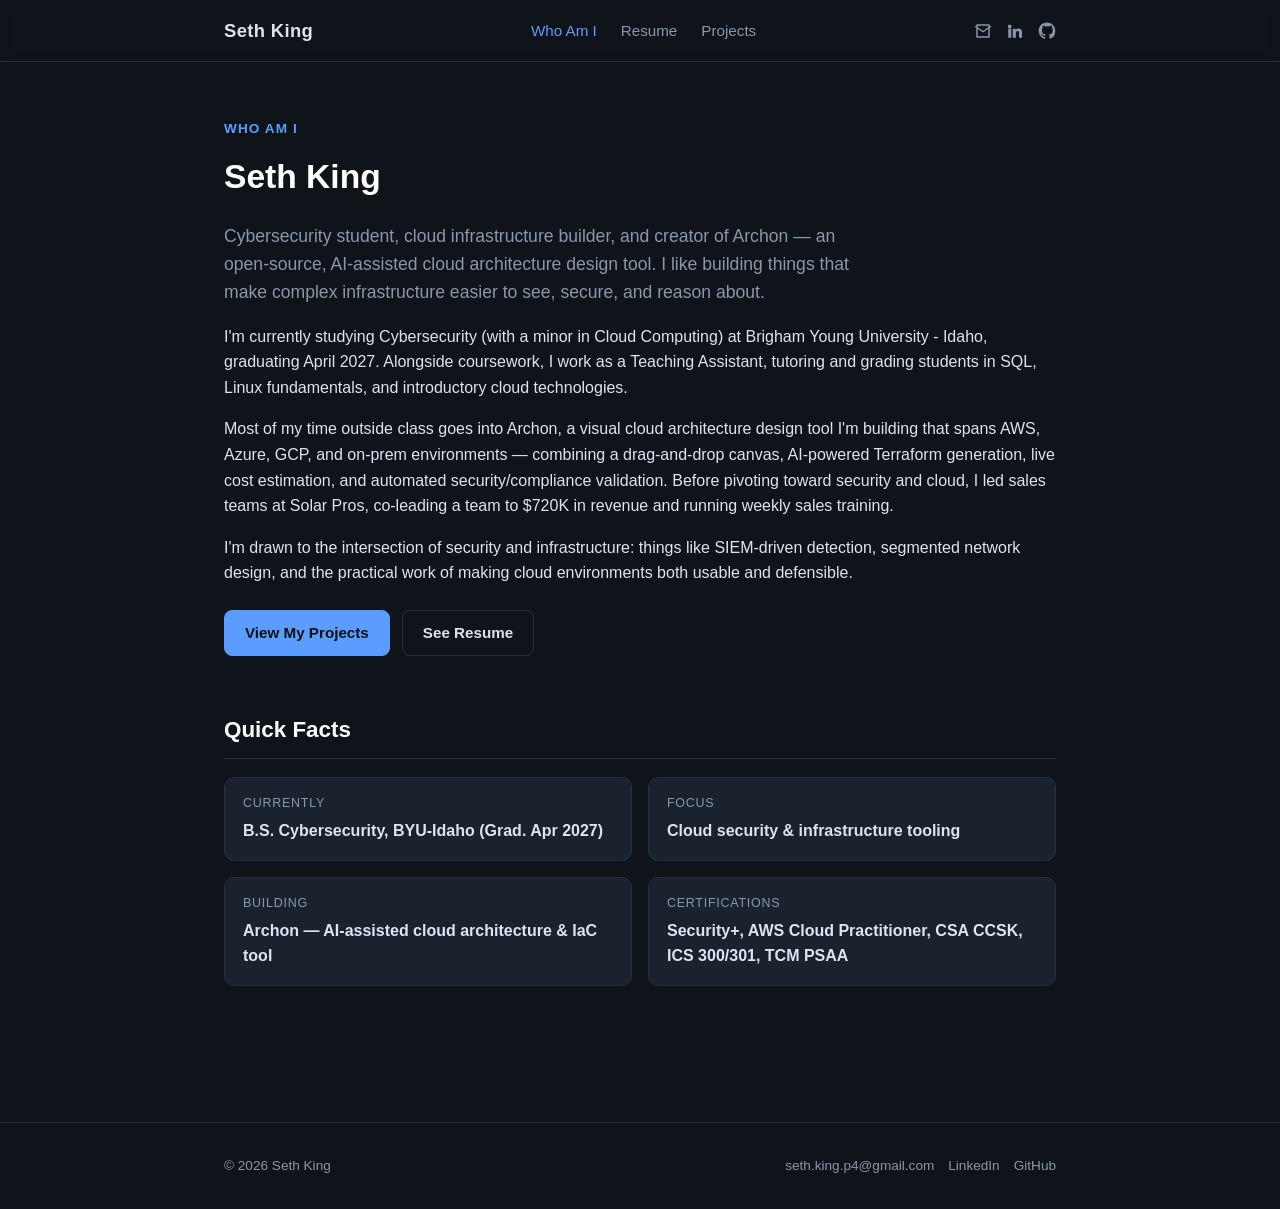
<file: index.html>
<!DOCTYPE html>
<html lang="en">
<head>
<meta charset="UTF-8">
<meta name="viewport" content="width=device-width, initial-scale=1.0">
<title>Seth King — Cybersecurity &amp; Cloud</title>
<meta name="description" content="Seth King — Cybersecurity student, cloud builder, and creator of Archon.">
<link rel="stylesheet" href="style.css">
</head>
<body>

<header class="site-header">
  <nav class="site-nav">
    <a href="index.html" class="brand">Seth King</a>
    <div class="nav-links">
      <a href="index.html" class="active">Who Am I</a>
      <a href="resume.html">Resume</a>
      <a href="projects.html">Projects</a>
    </div>
    <div class="nav-social">
      <a href="mailto:seth.king.p4@gmail.com" title="Email" aria-label="Email">
        <svg viewBox="0 0 24 24" fill="none" stroke="currentColor" stroke-width="2" stroke-linecap="round" stroke-linejoin="round"><path d="M4 4h16v16H4z"/><path d="M22 6l-10 7L2 6"/></svg>
      </a>
      <a href="https://linkedin.com/in/sking4242" target="_blank" rel="noopener" title="LinkedIn" aria-label="LinkedIn">
        <svg viewBox="0 0 24 24" fill="currentColor"><path d="M4.98 3.5a2.5 2.5 0 11-.02 5 2.5 2.5 0 01.02-5zM3 9h4v12H3zM9 9h3.8v1.7h.05c.53-.95 1.83-1.95 3.77-1.95 4.03 0 4.78 2.53 4.78 5.82V21h-4v-5.9c0-1.4-.03-3.2-1.98-3.2-1.98 0-2.28 1.5-2.28 3.1V21H9z"/></svg>
      </a>
      <a href="https://github.com/sking-4242" target="_blank" rel="noopener" title="GitHub" aria-label="GitHub">
        <svg viewBox="0 0 24 24" fill="currentColor"><path d="M12 .5C5.73.5.98 5.24.98 11.52c0 5.03 3.26 9.29 7.79 10.8.57.1.78-.25.78-.55v-2.15c-3.17.69-3.84-1.36-3.84-1.36-.52-1.32-1.27-1.67-1.27-1.67-1.04-.71.08-.7.08-.7 1.15.08 1.76 1.18 1.76 1.18 1.02 1.75 2.68 1.25 3.34.96.1-.74.4-1.25.72-1.54-2.53-.29-5.19-1.27-5.19-5.63 0-1.24.44-2.26 1.17-3.06-.12-.29-.51-1.45.11-3.02 0 0 .96-.31 3.14 1.17a10.9 10.9 0 015.72 0c2.18-1.48 3.14-1.17 3.14-1.17.62 1.57.23 2.73.11 3.02.73.8 1.17 1.82 1.17 3.06 0 4.37-2.66 5.34-5.2 5.62.41.36.77 1.06.77 2.14v3.17c0 .3.21.66.79.55A11.02 11.02 0 0023.02 11.5C23.02 5.24 18.27.5 12 .5z"/></svg>
      </a>
    </div>
  </nav>
</header>

<main>
  <div class="wrap">

    <section>
      <span class="eyebrow">Who Am I</span>
      <h1>Seth King</h1>
      <p class="lead">Cybersecurity student, cloud infrastructure builder, and creator of Archon — an open-source, AI-assisted cloud architecture design tool. I like building things that make complex infrastructure easier to see, secure, and reason about.</p>

      <p>I'm currently studying Cybersecurity (with a minor in Cloud Computing) at Brigham Young University&nbsp;-&nbsp;Idaho, graduating April 2027. Alongside coursework, I work as a Teaching Assistant, tutoring and grading students in SQL, Linux fundamentals, and introductory cloud technologies.</p>

      <p>Most of my time outside class goes into Archon, a visual cloud architecture design tool I'm building that spans AWS, Azure, GCP, and on-prem environments — combining a drag-and-drop canvas, AI-powered Terraform generation, live cost estimation, and automated security/compliance validation. Before pivoting toward security and cloud, I led sales teams at Solar Pros, co-leading a team to $720K in revenue and running weekly sales training.</p>

      <p>I'm drawn to the intersection of security and infrastructure: things like SIEM-driven detection, segmented network design, and the practical work of making cloud environments both usable and defensible.</p>

      <div class="btn-row">
        <a class="btn btn-primary" href="projects.html">View My Projects</a>
        <a class="btn btn-outline" href="resume.html">See Resume</a>
      </div>
    </section>

    <section>
      <h2>Quick Facts</h2>
      <div class="facts-grid">
        <div class="fact">
          <div class="label">Currently</div>
          <div class="value">B.S. Cybersecurity, BYU&#8209;Idaho (Grad. Apr 2027)</div>
        </div>
        <div class="fact">
          <div class="label">Focus</div>
          <div class="value">Cloud security &amp; infrastructure tooling</div>
        </div>
        <div class="fact">
          <div class="label">Building</div>
          <div class="value">Archon — AI-assisted cloud architecture &amp; IaC tool</div>
        </div>
        <div class="fact">
          <div class="label">Certifications</div>
          <div class="value">Security+, AWS Cloud Practitioner, CSA CCSK, ICS 300/301, TCM PSAA</div>
        </div>
      </div>
    </section>

  </div>
</main>

<footer class="site-footer">
  <div class="wrap">
    <span>&copy; 2026 Seth King</span>
    <div class="nav-social">
      <a href="mailto:seth.king.p4@gmail.com">seth.king.p4@gmail.com</a>
      <a href="https://linkedin.com/in/sking4242" target="_blank" rel="noopener">LinkedIn</a>
      <a href="https://github.com/sking-4242" target="_blank" rel="noopener">GitHub</a>
    </div>
  </div>
</footer>

</body>
</html>
</file>
<file: style.css>
:root {
  --bg: #0f141b;
  --bg-alt: #161d27;
  --bg-card: #1a222e;
  --border: #26303f;
  --text: #dbe4f0;
  --text-muted: #8a97ab;
  --accent: #5b9dff;
  --accent-dim: #3a6fc4;
  --accent-soft: rgba(91, 157, 255, 0.12);
  --radius: 10px;
  --max-width: 880px;
}

* {
  box-sizing: border-box;
}

html {
  scroll-behavior: smooth;
}

body {
  margin: 0;
  background: var(--bg);
  color: var(--text);
  font-family: "Segoe UI", -apple-system, BlinkMacSystemFont, "Helvetica Neue", Arial, sans-serif;
  line-height: 1.6;
  -webkit-font-smoothing: antialiased;
}

a {
  color: var(--accent);
  text-decoration: none;
}

a:hover {
  text-decoration: underline;
}

img {
  max-width: 100%;
  display: block;
}

/* Layout */
.wrap {
  max-width: var(--max-width);
  margin: 0 auto;
  padding: 0 24px;
}

/* Nav */
header.site-header {
  border-bottom: 1px solid var(--border);
  background: rgba(15, 20, 27, 0.9);
  backdrop-filter: blur(6px);
  position: sticky;
  top: 0;
  z-index: 50;
}

nav.site-nav {
  max-width: var(--max-width);
  margin: 0 auto;
  padding: 16px 24px;
  display: flex;
  align-items: center;
  justify-content: space-between;
  gap: 16px;
  flex-wrap: wrap;
}

.brand {
  font-size: 1.15rem;
  font-weight: 700;
  color: var(--text);
  letter-spacing: 0.02em;
}

.brand:hover {
  text-decoration: none;
  color: var(--accent);
}

.nav-links {
  display: flex;
  gap: 24px;
  align-items: center;
  flex-wrap: wrap;
}

.nav-links a {
  color: var(--text-muted);
  font-size: 0.95rem;
  font-weight: 500;
}

.nav-links a:hover,
.nav-links a.active {
  color: var(--text);
  text-decoration: none;
}

.nav-links a.active {
  color: var(--accent);
}

.nav-social {
  display: flex;
  gap: 14px;
  align-items: center;
}

.nav-social a {
  color: var(--text-muted);
  display: inline-flex;
}

.nav-social a:hover {
  color: var(--accent);
}

.nav-social svg {
  width: 18px;
  height: 18px;
}

/* Main content spacing */
main {
  padding: 56px 0 80px;
}

section {
  margin-bottom: 56px;
}

h1 {
  font-size: 2.1rem;
  margin: 0 0 8px;
  color: #fff;
}

h2 {
  font-size: 1.4rem;
  margin: 0 0 18px;
  color: #fff;
  border-bottom: 1px solid var(--border);
  padding-bottom: 10px;
}

h3 {
  font-size: 1.1rem;
  margin: 0 0 4px;
  color: var(--text);
}

.eyebrow {
  color: var(--accent);
  font-size: 0.85rem;
  font-weight: 600;
  letter-spacing: 0.08em;
  text-transform: uppercase;
  margin-bottom: 10px;
  display: block;
}

.lead {
  font-size: 1.1rem;
  color: var(--text-muted);
  max-width: 640px;
}

/* Buttons */
.btn {
  display: inline-flex;
  align-items: center;
  gap: 8px;
  padding: 10px 20px;
  border-radius: 8px;
  font-weight: 600;
  font-size: 0.95rem;
  border: 1px solid var(--accent-dim);
}

.btn:hover {
  text-decoration: none;
}

.btn-primary {
  background: var(--accent);
  color: #0b1016;
  border-color: var(--accent);
}

.btn-primary:hover {
  background: #78adff;
}

.btn-outline {
  background: transparent;
  color: var(--text);
  border-color: var(--border);
}

.btn-outline:hover {
  border-color: var(--accent);
  color: var(--accent);
}

.btn-row {
  display: flex;
  gap: 12px;
  flex-wrap: wrap;
  margin-top: 24px;
}

/* Cards */
.card {
  background: var(--bg-card);
  border: 1px solid var(--border);
  border-radius: var(--radius);
  padding: 24px;
}

.card + .card {
  margin-top: 20px;
}

/* Tags */
.tags {
  display: flex;
  flex-wrap: wrap;
  gap: 8px;
  margin: 14px 0;
}

.tag {
  background: var(--accent-soft);
  color: var(--accent);
  border: 1px solid rgba(91, 157, 255, 0.25);
  border-radius: 999px;
  padding: 4px 12px;
  font-size: 0.78rem;
  font-weight: 600;
}

/* Facts grid (index page) */
.facts-grid {
  display: grid;
  grid-template-columns: repeat(2, 1fr);
  gap: 16px;
  margin-top: 10px;
}

.fact {
  background: var(--bg-card);
  border: 1px solid var(--border);
  border-radius: var(--radius);
  padding: 16px 18px;
}

.fact .label {
  color: var(--text-muted);
  font-size: 0.78rem;
  text-transform: uppercase;
  letter-spacing: 0.06em;
  margin-bottom: 4px;
}

.fact .value {
  font-weight: 600;
  color: var(--text);
}

/* Resume page */
.resume-header {
  display: flex;
  justify-content: space-between;
  align-items: flex-start;
  gap: 20px;
  flex-wrap: wrap;
  margin-bottom: 40px;
}

.resume-entry {
  margin-bottom: 20px;
}

.resume-entry:last-child {
  margin-bottom: 0;
}

.resume-entry-head {
  display: flex;
  justify-content: space-between;
  gap: 12px;
  flex-wrap: wrap;
  align-items: baseline;
}

.resume-entry-head .org {
  color: var(--text-muted);
  font-size: 0.92rem;
}

.resume-entry-head .dates {
  color: var(--text-muted);
  font-size: 0.85rem;
  white-space: nowrap;
}

ul.bullets {
  margin: 8px 0 0;
  padding-left: 20px;
  color: var(--text-muted);
}

ul.bullets li {
  margin-bottom: 4px;
}

.skills-grid {
  display: grid;
  grid-template-columns: 1fr 1fr;
  gap: 32px;
}

@media (max-width: 600px) {
  .skills-grid,
  .facts-grid {
    grid-template-columns: 1fr;
  }
}

/* Projects */
.project-card {
  background: var(--bg-card);
  border: 1px solid var(--border);
  border-radius: var(--radius);
  padding: 28px;
  margin-bottom: 24px;
}

.project-card.placeholder {
  border-style: dashed;
  color: var(--text-muted);
}

.project-title-row {
  display: flex;
  justify-content: space-between;
  align-items: flex-start;
  gap: 16px;
  flex-wrap: wrap;
}

.project-status {
  font-size: 0.75rem;
  font-weight: 700;
  text-transform: uppercase;
  letter-spacing: 0.05em;
  padding: 4px 10px;
  border-radius: 999px;
  white-space: nowrap;
}

.status-active {
  background: rgba(91, 157, 255, 0.15);
  color: var(--accent);
}

.status-pending {
  background: rgba(255, 255, 255, 0.06);
  color: var(--text-muted);
}

.project-links {
  margin-top: 16px;
  display: flex;
  gap: 16px;
  flex-wrap: wrap;
  font-size: 0.9rem;
}

/* Footer */
footer.site-footer {
  border-top: 1px solid var(--border);
  padding: 32px 0;
  color: var(--text-muted);
  font-size: 0.85rem;
}

footer.site-footer .wrap {
  display: flex;
  justify-content: space-between;
  align-items: center;
  gap: 16px;
  flex-wrap: wrap;
}

footer .nav-social a {
  color: var(--text-muted);
}

footer .nav-social a:hover {
  color: var(--accent);
}
</file>
